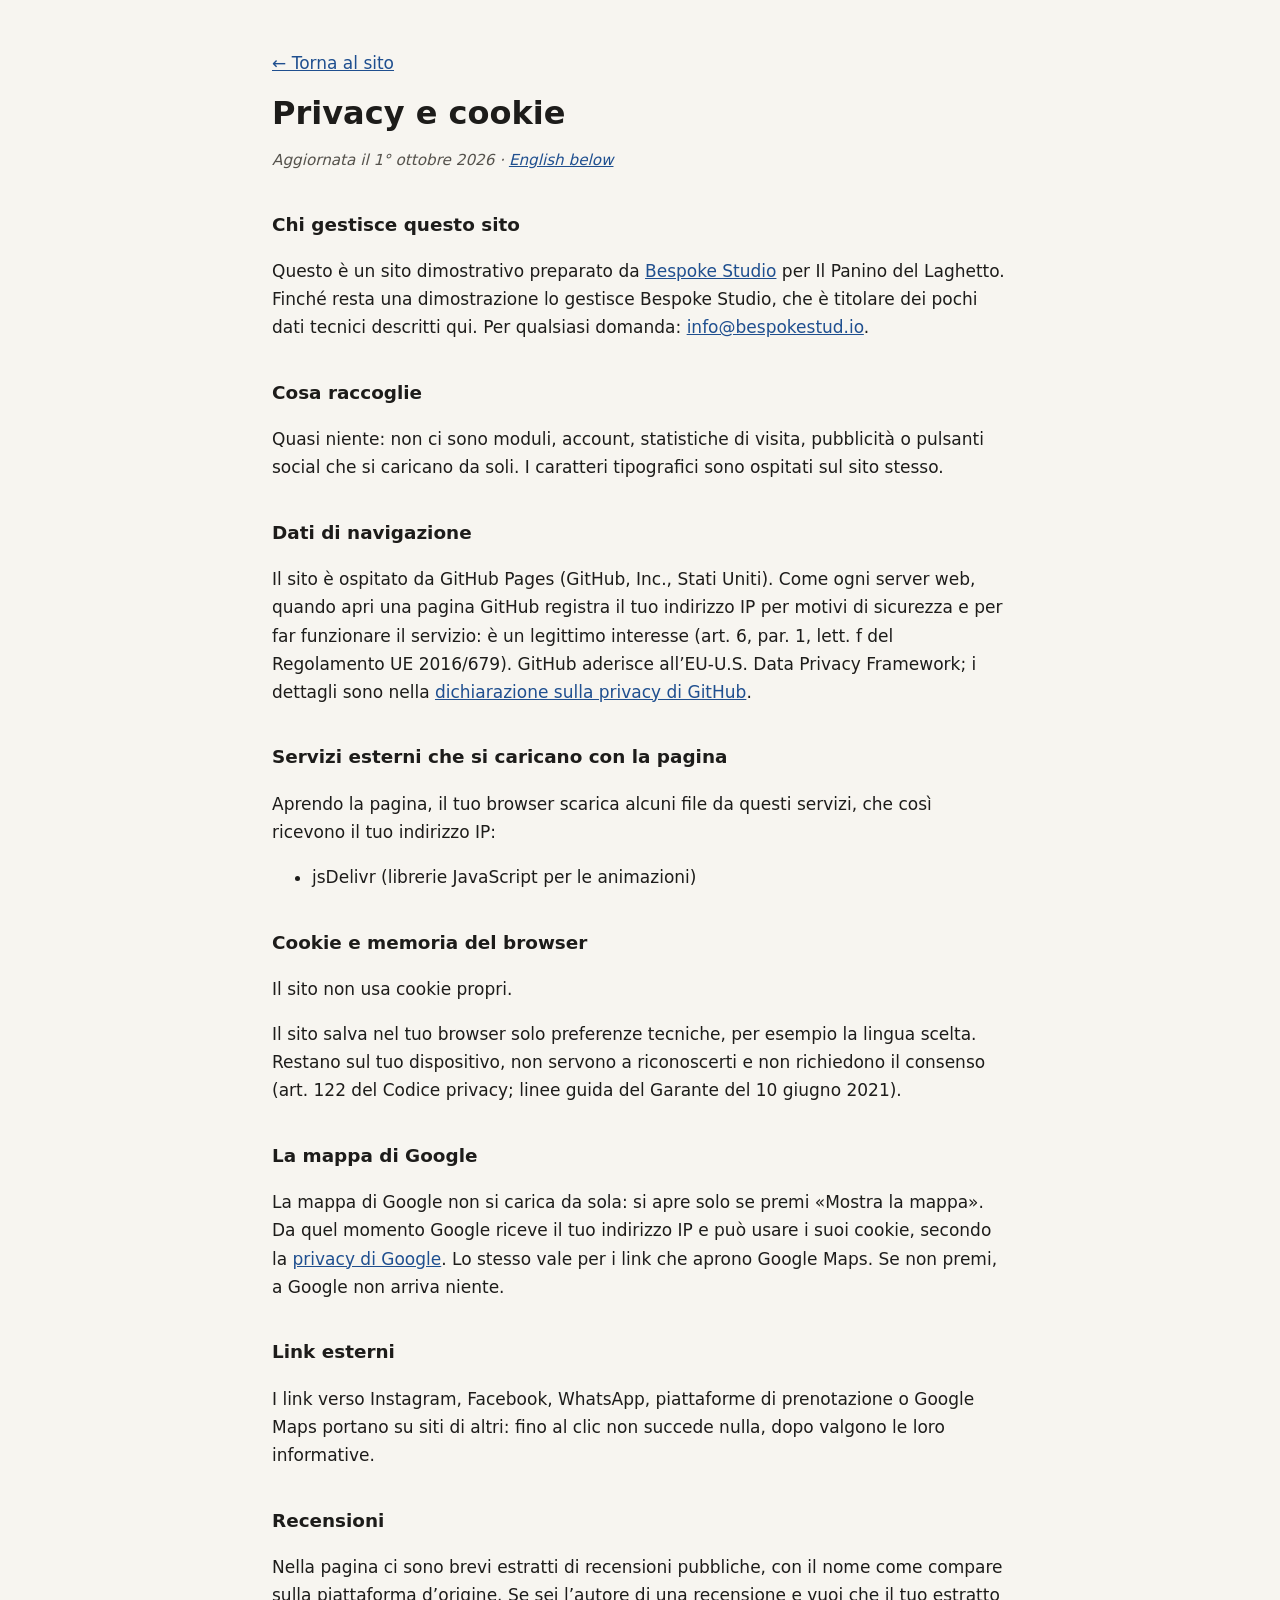
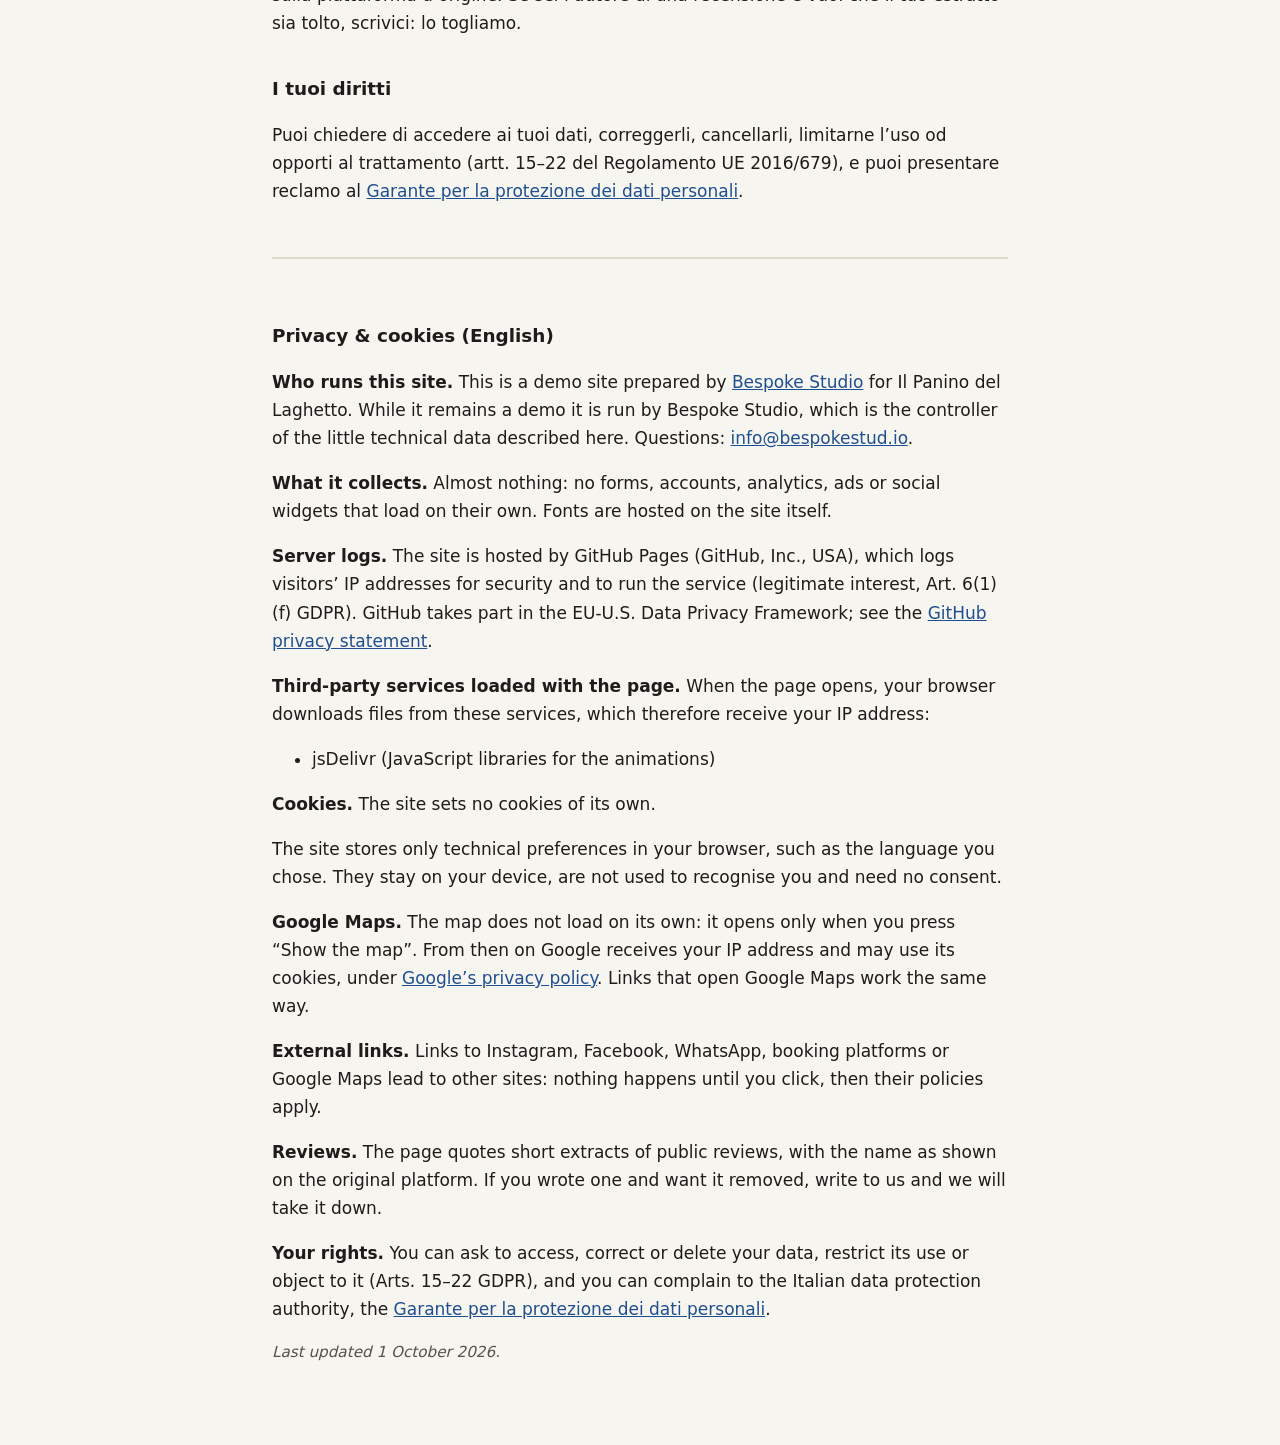
<file: privacy.html>
<!DOCTYPE html>
<html lang="it">
<head>
  <meta charset="UTF-8">
  <meta name="viewport" content="width=device-width, initial-scale=1.0">
  <meta name="robots" content="noindex">
  <title>Privacy e cookie · Il Panino del Laghetto</title>
  <meta name="description" content="Informativa privacy e cookie del sito Il Panino del Laghetto.">
  <style>
    body { margin: 0; background: #f7f5f0; color: #1d1c1a; font: 17px/1.65 system-ui, -apple-system, "Segoe UI", Roboto, sans-serif; }
    main { max-width: 46rem; margin: 0 auto; padding: 32px 20px 64px; }
    h1 { font-size: 2rem; line-height: 1.2; margin: 0.4em 0 0.2em; }
    h2 { font-size: 1.15rem; margin: 2em 0 0.4em; }
    a { color: #1f4f8f; }
    .data { color: #55524c; font-style: italic; font-size: 0.95rem; }
    .en { margin-top: 3em; padding-top: 1.5em; border-top: 2px solid #ddd8cc; }
    code { font-size: 0.9em; background: #ebe7dc; padding: 0 4px; border-radius: 3px; }
  </style>
</head>
<body>
<main>
  <p><a href="index.html">← Torna al sito</a></p>
  <h1>Privacy e cookie</h1>
  <p class="data">Aggiornata il 1° ottobre 2026 · <a href="#english" lang="en">English below</a></p>
  <h2>Chi gestisce questo sito</h2>
  <p>Questo è un sito dimostrativo preparato da <a href="https://bespokestud.io" rel="noopener">Bespoke Studio</a> per Il Panino del Laghetto. Finché resta una dimostrazione lo gestisce Bespoke Studio, che è titolare dei pochi dati tecnici descritti qui. Per qualsiasi domanda: <a href="mailto:info@bespokestud.io">info@bespokestud.io</a>.</p>
  <h2>Cosa raccoglie</h2>
  <p>Quasi niente: non ci sono moduli, account, statistiche di visita, pubblicità o pulsanti social che si caricano da soli. I caratteri tipografici sono ospitati sul sito stesso.</p>
  <h2>Dati di navigazione</h2>
  <p>Il sito è ospitato da GitHub Pages (GitHub, Inc., Stati Uniti). Come ogni server web, quando apri una pagina GitHub registra il tuo indirizzo IP per motivi di sicurezza e per far funzionare il servizio: è un legittimo interesse (art. 6, par. 1, lett. f del Regolamento UE 2016/679). GitHub aderisce all’EU-U.S. Data Privacy Framework; i dettagli sono nella <a href="https://docs.github.com/site-policy/privacy-policies/github-general-privacy-statement" rel="noopener">dichiarazione sulla privacy di GitHub</a>.</p>
  <h2>Servizi esterni che si caricano con la pagina</h2>
  <p>Aprendo la pagina, il tuo browser scarica alcuni file da questi servizi, che così ricevono il tuo indirizzo IP:</p>
  <ul><li>jsDelivr (librerie JavaScript per le animazioni)</li></ul>
  <h2>Cookie e memoria del browser</h2>
  <p>Il sito non usa cookie propri.</p>
  <p>Il sito salva nel tuo browser solo preferenze tecniche, per esempio la lingua scelta. Restano sul tuo dispositivo, non servono a riconoscerti e non richiedono il consenso (art. 122 del Codice privacy; linee guida del Garante del 10 giugno 2021).</p>
  <h2>La mappa di Google</h2>
  <p>La mappa di Google non si carica da sola: si apre solo se premi «Mostra la mappa». Da quel momento Google riceve il tuo indirizzo IP e può usare i suoi cookie, secondo la <a href="https://policies.google.com/privacy?hl=it" rel="noopener">privacy di Google</a>. Lo stesso vale per i link che aprono Google Maps. Se non premi, a Google non arriva niente.</p>
  <h2>Link esterni</h2>
  <p>I link verso Instagram, Facebook, WhatsApp, piattaforme di prenotazione o Google Maps portano su siti di altri: fino al clic non succede nulla, dopo valgono le loro informative.</p>
  <h2>Recensioni</h2>
  <p>Nella pagina ci sono brevi estratti di recensioni pubbliche, con il nome come compare sulla piattaforma d’origine. Se sei l’autore di una recensione e vuoi che il tuo estratto sia tolto, scrivici: lo togliamo.</p>
  <h2>I tuoi diritti</h2>
  <p>Puoi chiedere di accedere ai tuoi dati, correggerli, cancellarli, limitarne l’uso od opporti al trattamento (artt. 15–22 del Regolamento UE 2016/679), e puoi presentare reclamo al <a href="https://www.garanteprivacy.it" rel="noopener">Garante per la protezione dei dati personali</a>.</p>
  <div class="en" id="english" lang="en">
    <h2>Privacy &amp; cookies (English)</h2>
    <p><strong>Who runs this site.</strong> This is a demo site prepared by <a href="https://bespokestud.io" rel="noopener">Bespoke Studio</a> for Il Panino del Laghetto. While it remains a demo it is run by Bespoke Studio, which is the controller of the little technical data described here. Questions: <a href="mailto:info@bespokestud.io">info@bespokestud.io</a>.</p>
    <p><strong>What it collects.</strong> Almost nothing: no forms, accounts, analytics, ads or social widgets that load on their own. Fonts are hosted on the site itself.</p>
    <p><strong>Server logs.</strong> The site is hosted by GitHub Pages (GitHub, Inc., USA), which logs visitors’ IP addresses for security and to run the service (legitimate interest, Art. 6(1)(f) GDPR). GitHub takes part in the EU-U.S. Data Privacy Framework; see the <a href="https://docs.github.com/site-policy/privacy-policies/github-general-privacy-statement" rel="noopener">GitHub privacy statement</a>.</p>
    <p><strong>Third-party services loaded with the page.</strong> When the page opens, your browser downloads files from these services, which therefore receive your IP address:</p><ul><li>jsDelivr (JavaScript libraries for the animations)</li></ul>
    <p><strong>Cookies.</strong> The site sets no cookies of its own.</p>
    <p>The site stores only technical preferences in your browser, such as the language you chose. They stay on your device, are not used to recognise you and need no consent.</p>
    <p><strong>Google Maps.</strong> The map does not load on its own: it opens only when you press “Show the map”. From then on Google receives your IP address and may use its cookies, under <a href="https://policies.google.com/privacy?hl=en" rel="noopener">Google’s privacy policy</a>. Links that open Google Maps work the same way.</p>
    <p><strong>External links.</strong> Links to Instagram, Facebook, WhatsApp, booking platforms or Google Maps lead to other sites: nothing happens until you click, then their policies apply.</p>
    <p><strong>Reviews.</strong> The page quotes short extracts of public reviews, with the name as shown on the original platform. If you wrote one and want it removed, write to us and we will take it down.</p>
    <p><strong>Your rights.</strong> You can ask to access, correct or delete your data, restrict its use or object to it (Arts. 15–22 GDPR), and you can complain to the Italian data protection authority, the <a href="https://www.garanteprivacy.it" rel="noopener">Garante per la protezione dei dati personali</a>.</p>
    <p class="data">Last updated 1 October 2026.</p>
  </div>
</main>
</body>
</html>
</file>
